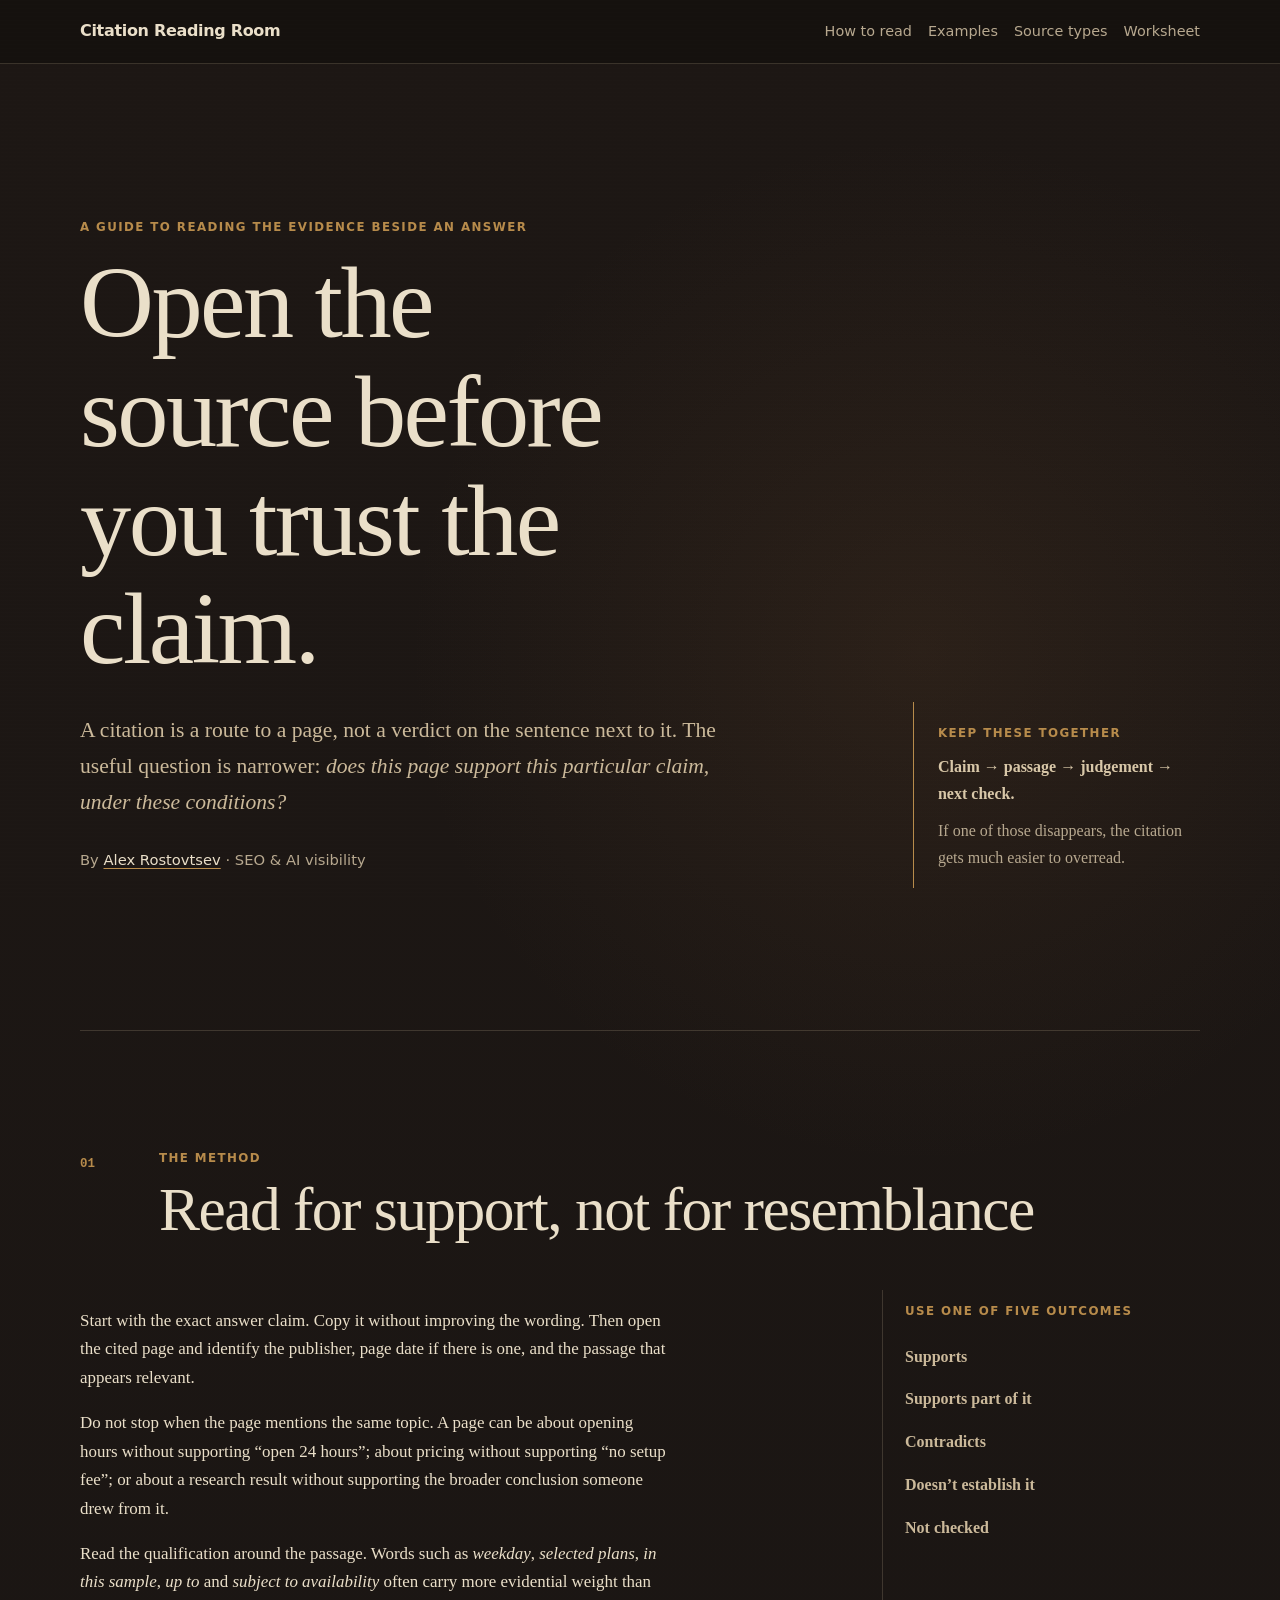
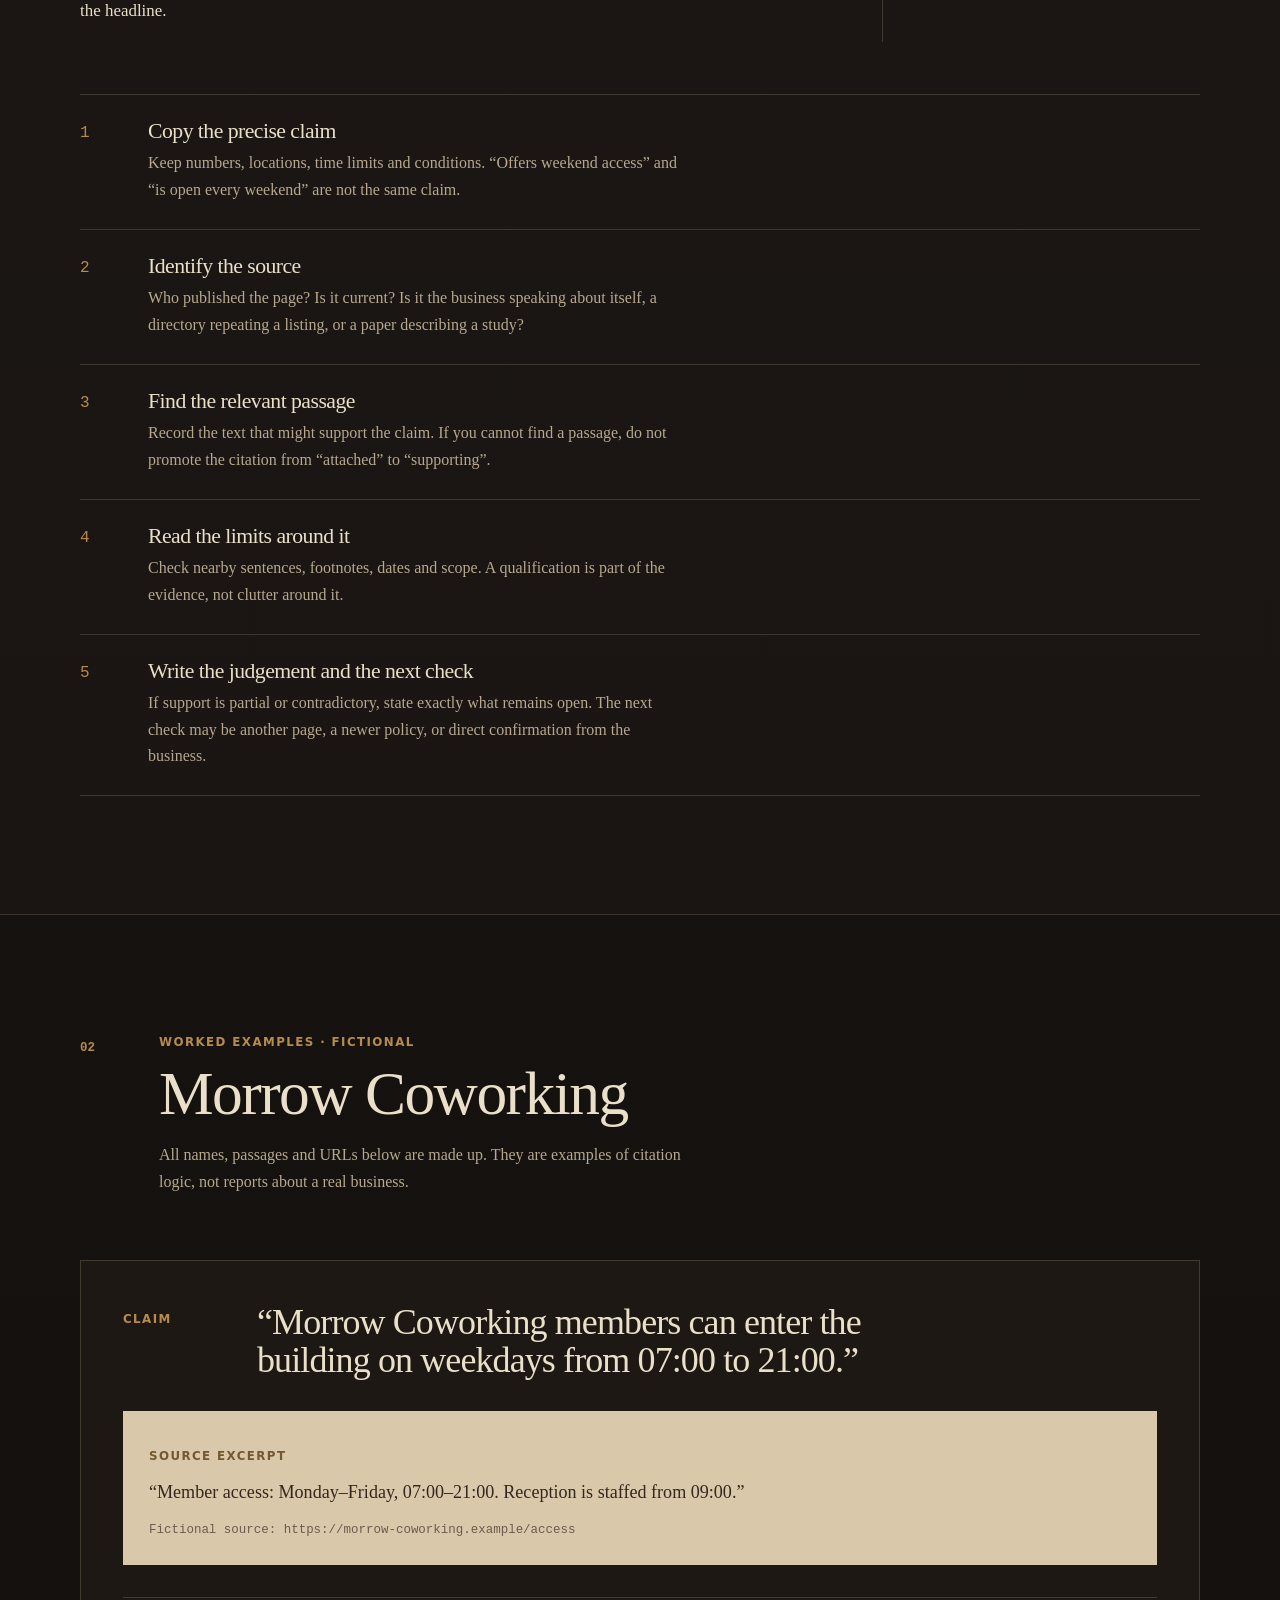
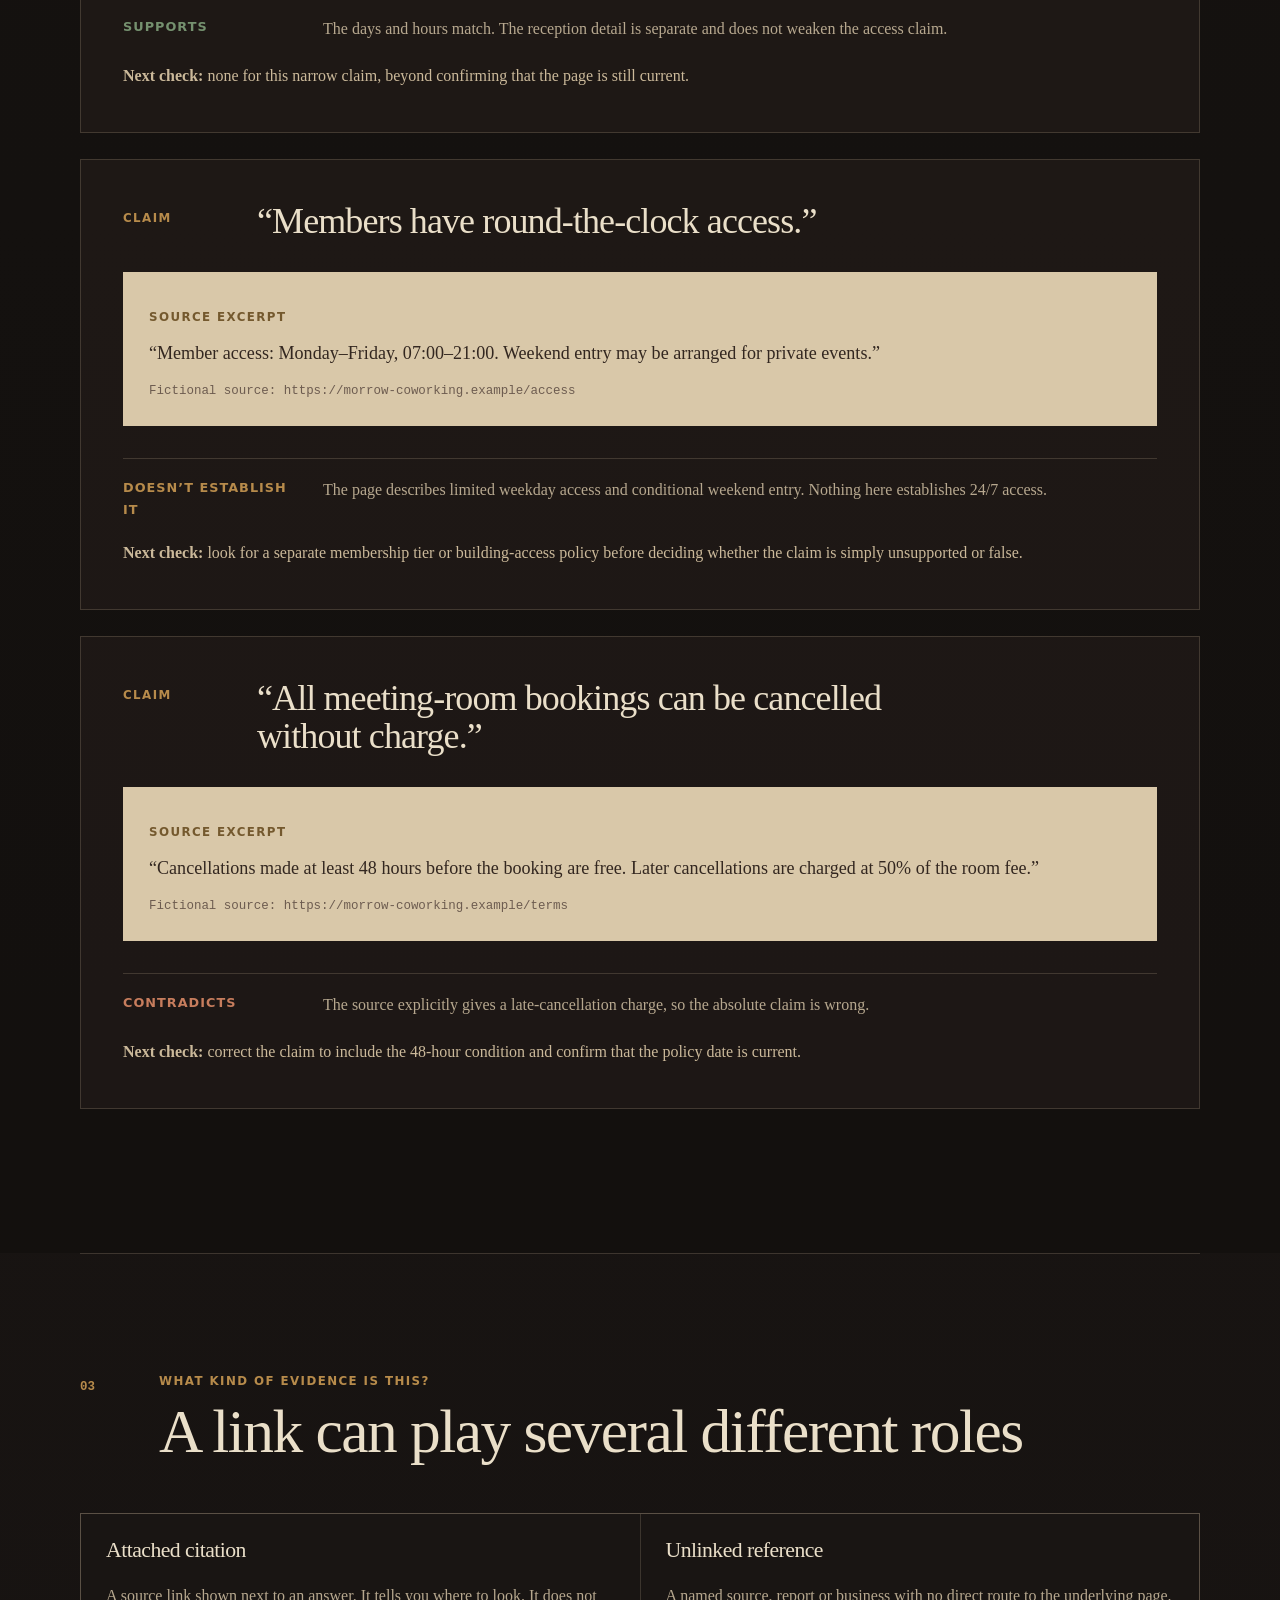
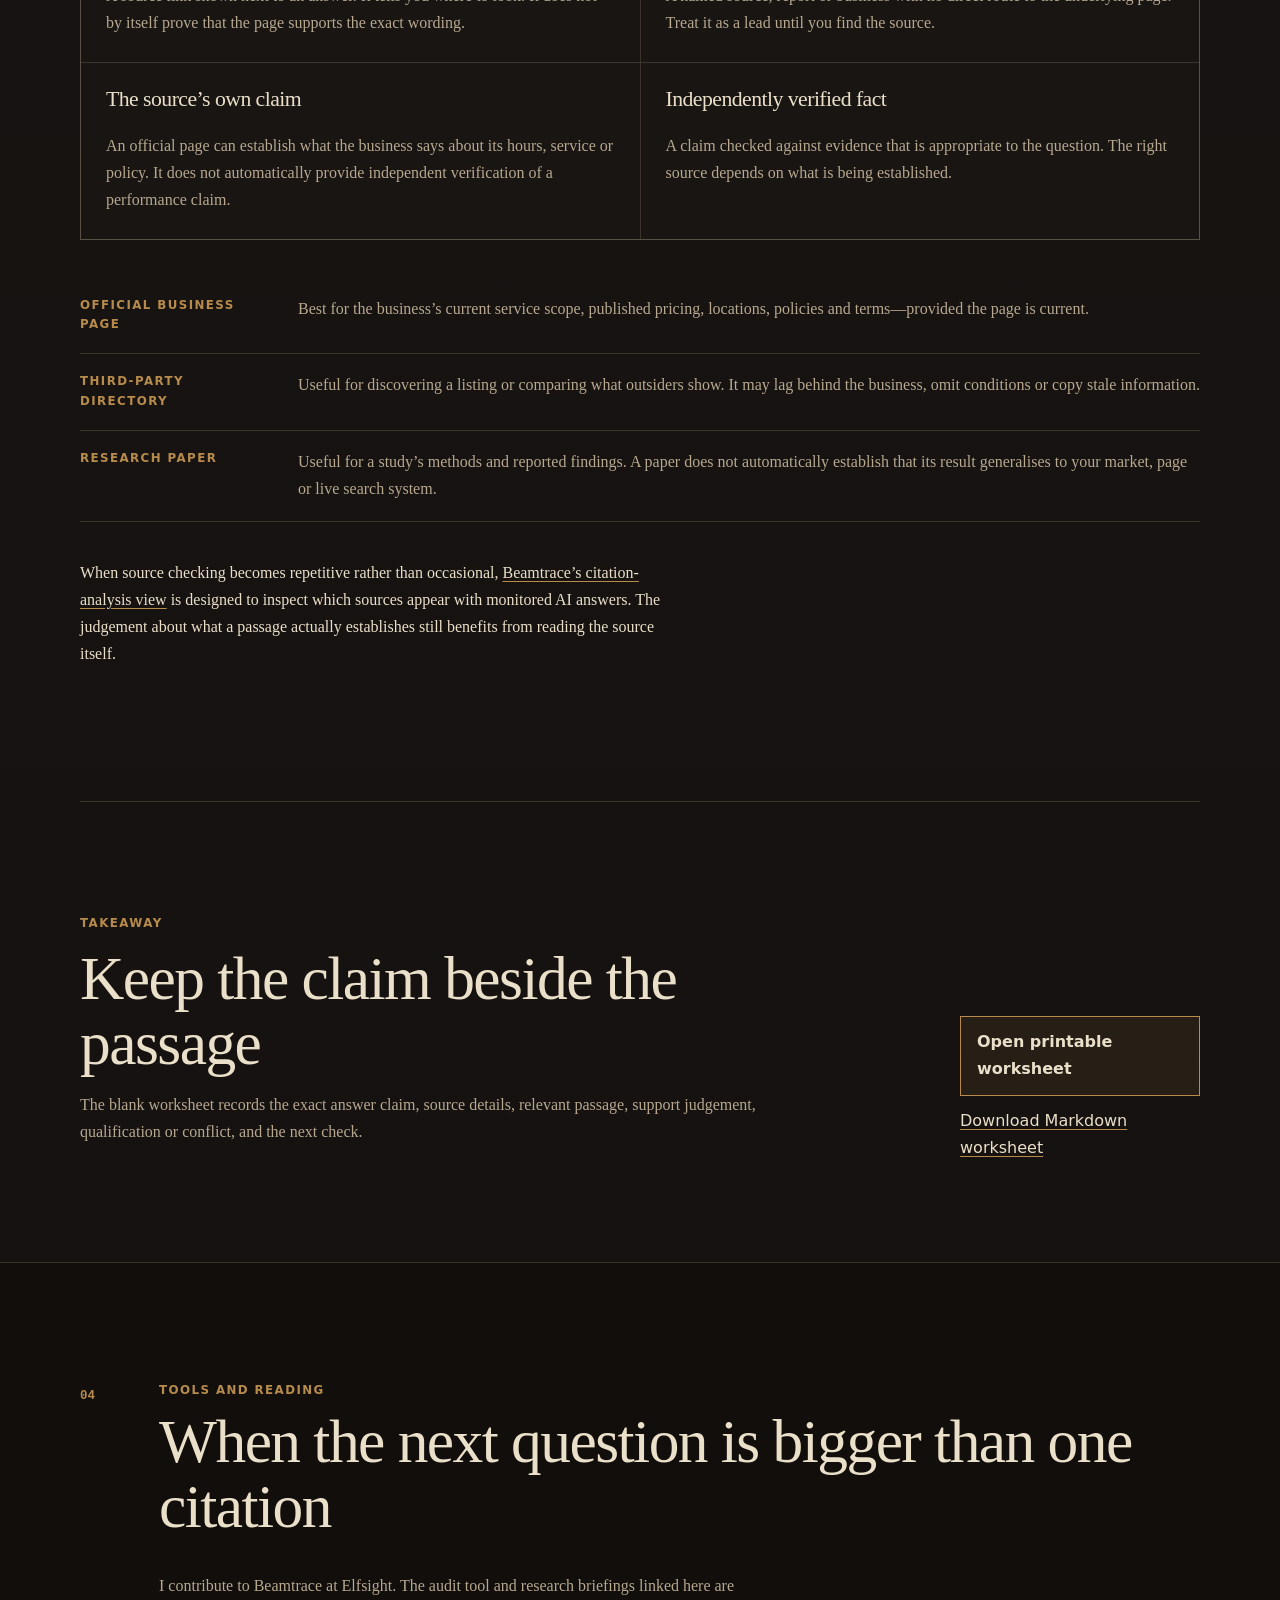
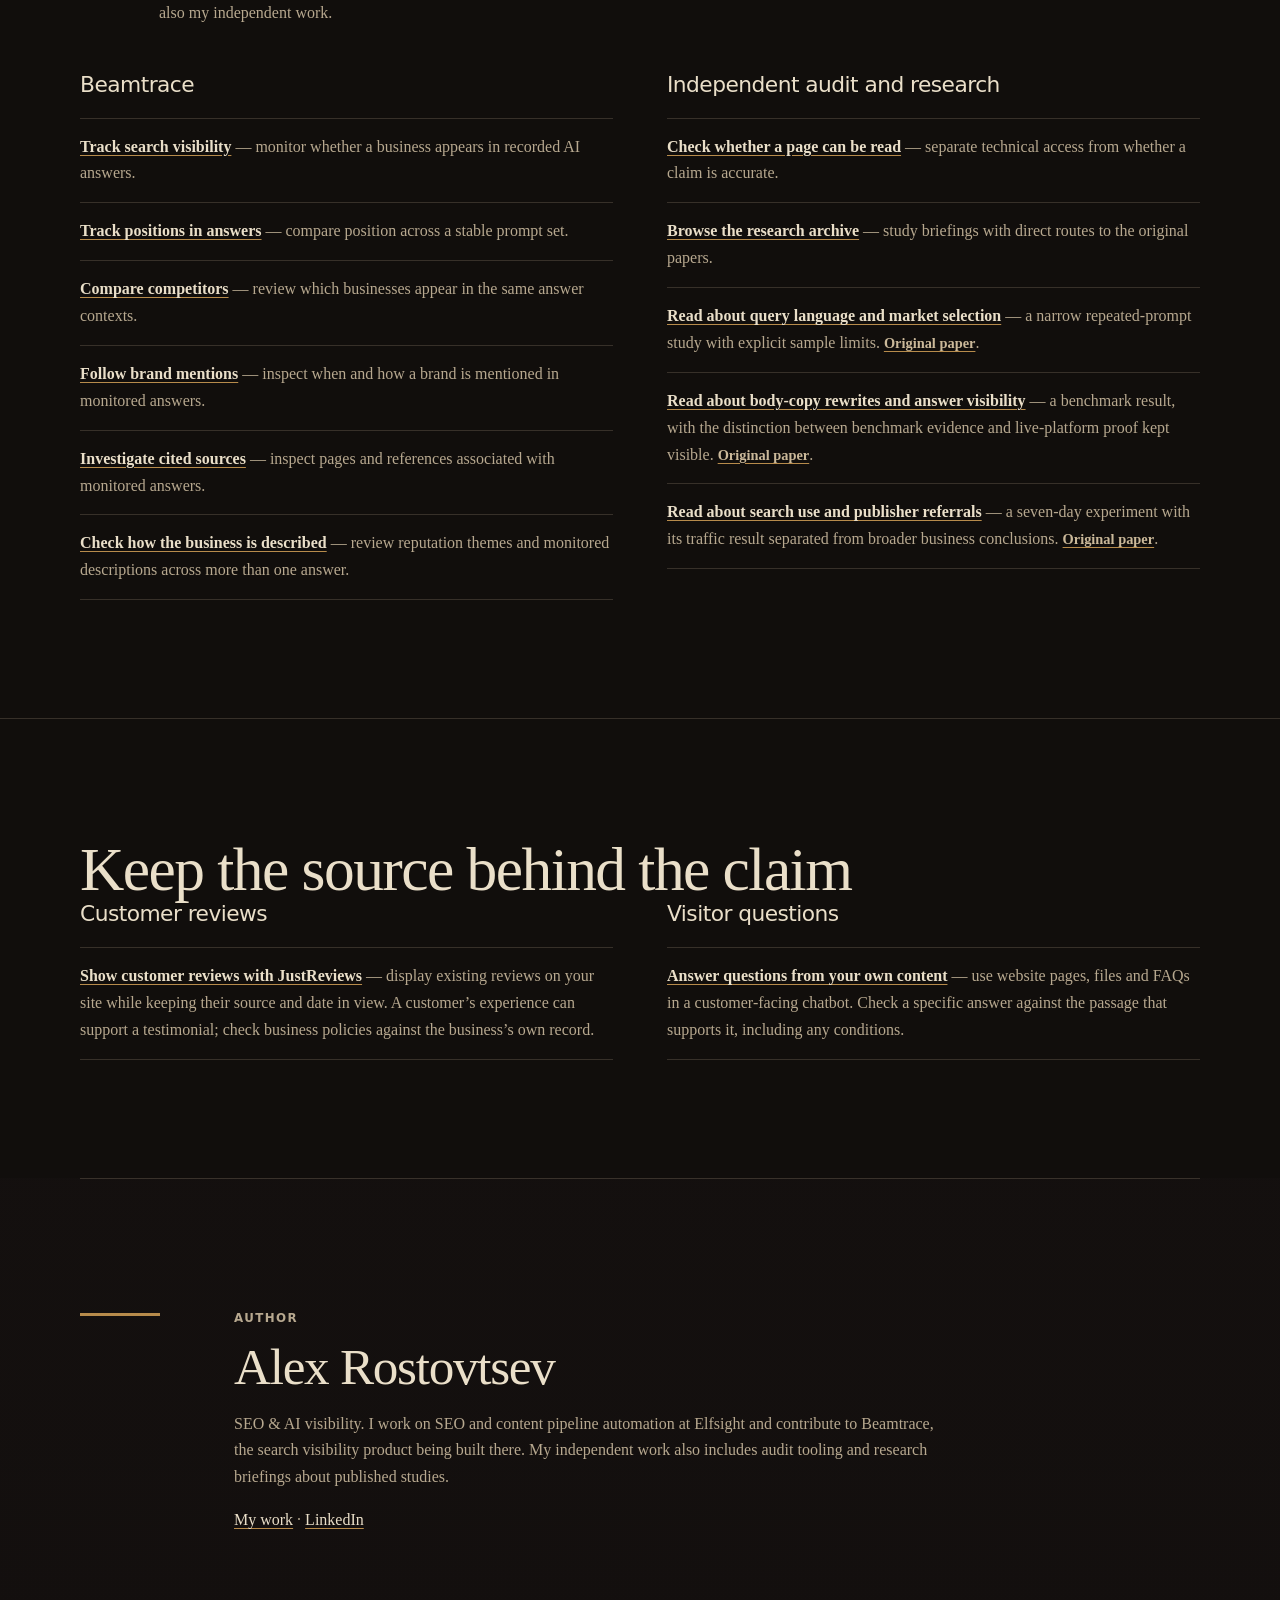
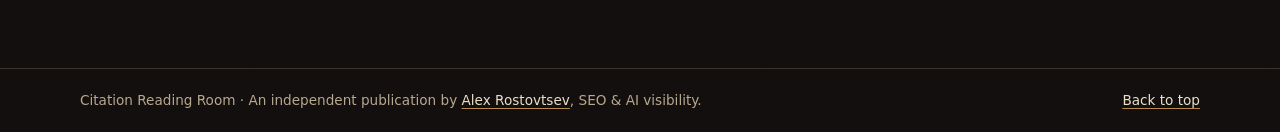
<file: public/index.html>
<!doctype html>
<html lang="en">
<head>
  <meta charset="utf-8">
  <meta name="viewport" content="width=device-width, initial-scale=1">
  <title>Citation Reading Room — Open the source before you trust the claim</title>
  <meta name="description" content="A practical guide to checking whether a cited page actually supports the claim beside it, with annotated examples and a printable source-check worksheet.">
  <meta name="author" content="Alex Rostovtsev">
  <link rel="canonical" href="https://citation-reading-room.onrender.com/">
  <meta property="og:type" content="website">
  <meta property="og:title" content="Citation Reading Room — Open the source before you trust the claim">
  <meta property="og:description" content="A practical guide to checking whether a cited page actually supports the claim beside it, with annotated examples and a printable source-check worksheet.">
  <meta property="og:url" content="https://citation-reading-room.onrender.com/">
  <link rel="icon" href="assets/favicon.svg" type="image/svg+xml">
  <link rel="stylesheet" href="assets/styles.css">
</head>
<body>
  <a class="skip-link" href="#main">Skip to main content</a>
  <header class="masthead">
    <div class="wrap masthead-inner">
      <a class="brand" href="index.html">Citation Reading Room</a>
      <nav aria-label="Primary">
        <a href="#method">How to read</a>
        <a href="#examples">Examples</a>
        <a href="#sources">Source types</a>
        <a href="worksheet.html">Worksheet</a>
      </nav>
    </div>
  </header>

  <main id="main">
    <section class="opening wrap">
      <div class="opening-copy">
        <p class="kicker">A guide to reading the evidence beside an answer</p>
        <h1>Open the source before you trust the claim.</h1>
        <p class="intro">A citation is a route to a page, not a verdict on the sentence next to it. The useful question is narrower: <em>does this page support this particular claim, under these conditions?</em></p>
        <p class="byline">By <a href="https://alexros.tv/">Alex Rostovtsev</a> · SEO &amp; AI visibility</p>
      </div>
      <aside class="reading-note">
        <p class="note-label">Keep these together</p>
        <p><strong>Claim → passage → judgement → next check.</strong></p>
        <p>If one of those disappears, the citation gets much easier to overread.</p>
      </aside>
    </section>

    <section class="section wrap" id="method">
      <header class="section-title">
        <span>01</span>
        <div>
          <p class="kicker">The method</p>
          <h2>Read for support, not for resemblance</h2>
        </div>
      </header>
      <div class="reading-columns">
        <div class="main-copy">
          <p>Start with the exact answer claim. Copy it without improving the wording. Then open the cited page and identify the publisher, page date if there is one, and the passage that appears relevant.</p>
          <p>Do not stop when the page mentions the same topic. A page can be about opening hours without supporting “open 24 hours”; about pricing without supporting “no setup fee”; or about a research result without supporting the broader conclusion someone drew from it.</p>
          <p>Read the qualification around the passage. Words such as <em>weekday</em>, <em>selected plans</em>, <em>in this sample</em>, <em>up to</em> and <em>subject to availability</em> often carry more evidential weight than the headline.</p>
        </div>
        <aside class="margin-list">
          <p class="note-label">Use one of five outcomes</p>
          <ul>
            <li><strong>Supports</strong></li>
            <li><strong>Supports part of it</strong></li>
            <li><strong>Contradicts</strong></li>
            <li><strong>Doesn’t establish it</strong></li>
            <li><strong>Not checked</strong></li>
          </ul>
        </aside>
      </div>

      <ol class="method-list">
        <li><span class="num">1</span><div><h3>Copy the precise claim</h3><p>Keep numbers, locations, time limits and conditions. “Offers weekend access” and “is open every weekend” are not the same claim.</p></div></li>
        <li><span class="num">2</span><div><h3>Identify the source</h3><p>Who published the page? Is it current? Is it the business speaking about itself, a directory repeating a listing, or a paper describing a study?</p></div></li>
        <li><span class="num">3</span><div><h3>Find the relevant passage</h3><p>Record the text that might support the claim. If you cannot find a passage, do not promote the citation from “attached” to “supporting”.</p></div></li>
        <li><span class="num">4</span><div><h3>Read the limits around it</h3><p>Check nearby sentences, footnotes, dates and scope. A qualification is part of the evidence, not clutter around it.</p></div></li>
        <li><span class="num">5</span><div><h3>Write the judgement and the next check</h3><p>If support is partial or contradictory, state exactly what remains open. The next check may be another page, a newer policy, or direct confirmation from the business.</p></div></li>
      </ol>
    </section>

    <section class="section examples-section" id="examples">
      <div class="wrap">
        <header class="section-title">
          <span>02</span>
          <div>
            <p class="kicker">Worked examples · fictional</p>
            <h2>Morrow Coworking</h2>
            <p>All names, passages and URLs below are made up. They are examples of citation logic, not reports about a real business.</p>
          </div>
        </header>

        <article class="evidence-card">
          <div class="claim-block">
            <p class="note-label">Claim</p>
            <h3>“Morrow Coworking members can enter the building on weekdays from 07:00 to 21:00.”</h3>
          </div>
          <div class="passage">
            <p class="note-label">Source excerpt</p>
            <blockquote>“Member access: Monday–Friday, 07:00–21:00. Reception is staffed from 09:00.”</blockquote>
            <p class="source-line">Fictional source: https://morrow-coworking.example/access</p>
          </div>
          <div class="judgement support"><span>Supports</span><p>The days and hours match. The reception detail is separate and does not weaken the access claim.</p></div>
          <p class="next-check"><strong>Next check:</strong> none for this narrow claim, beyond confirming that the page is still current.</p>
        </article>

        <article class="evidence-card">
          <div class="claim-block">
            <p class="note-label">Claim</p>
            <h3>“Members have round-the-clock access.”</h3>
          </div>
          <div class="passage">
            <p class="note-label">Source excerpt</p>
            <blockquote>“Member access: Monday–Friday, 07:00–21:00. Weekend entry may be arranged for private events.”</blockquote>
            <p class="source-line">Fictional source: https://morrow-coworking.example/access</p>
          </div>
          <div class="judgement partial"><span>Doesn’t establish it</span><p>The page describes limited weekday access and conditional weekend entry. Nothing here establishes 24/7 access.</p></div>
          <p class="next-check"><strong>Next check:</strong> look for a separate membership tier or building-access policy before deciding whether the claim is simply unsupported or false.</p>
        </article>

        <article class="evidence-card">
          <div class="claim-block">
            <p class="note-label">Claim</p>
            <h3>“All meeting-room bookings can be cancelled without charge.”</h3>
          </div>
          <div class="passage">
            <p class="note-label">Source excerpt</p>
            <blockquote>“Cancellations made at least 48 hours before the booking are free. Later cancellations are charged at 50% of the room fee.”</blockquote>
            <p class="source-line">Fictional source: https://morrow-coworking.example/terms</p>
          </div>
          <div class="judgement contradict"><span>Contradicts</span><p>The source explicitly gives a late-cancellation charge, so the absolute claim is wrong.</p></div>
          <p class="next-check"><strong>Next check:</strong> correct the claim to include the 48-hour condition and confirm that the policy date is current.</p>
        </article>
      </div>
    </section>

    <section class="section wrap" id="sources">
      <header class="section-title">
        <span>03</span>
        <div>
          <p class="kicker">What kind of evidence is this?</p>
          <h2>A link can play several different roles</h2>
        </div>
      </header>
      <div class="definitions">
        <article><h3>Attached citation</h3><p>A source link shown next to an answer. It tells you where to look. It does not by itself prove that the page supports the exact wording.</p></article>
        <article><h3>Unlinked reference</h3><p>A named source, report or business with no direct route to the underlying page. Treat it as a lead until you find the source.</p></article>
        <article><h3>The source’s own claim</h3><p>An official page can establish what the business says about its hours, service or policy. It does not automatically provide independent verification of a performance claim.</p></article>
        <article><h3>Independently verified fact</h3><p>A claim checked against evidence that is appropriate to the question. The right source depends on what is being established.</p></article>
      </div>

      <div class="source-types">
        <div><p class="source-type">Official business page</p><p>Best for the business’s current service scope, published pricing, locations, policies and terms—provided the page is current.</p></div>
        <div><p class="source-type">Third-party directory</p><p>Useful for discovering a listing or comparing what outsiders show. It may lag behind the business, omit conditions or copy stale information.</p></div>
        <div><p class="source-type">Research paper</p><p>Useful for a study’s methods and reported findings. A paper does not automatically establish that its result generalises to your market, page or live search system.</p></div>
      </div>
      <p class="closing-copy">When source checking becomes repetitive rather than occasional, <a href="https://beamtrace.com/citation-analysis">Beamtrace’s citation-analysis view</a> is designed to inspect which sources appear with monitored AI answers. The judgement about what a passage actually establishes still benefits from reading the source itself.</p>
    </section>

    <section class="worksheet-invite wrap">
      <div>
        <p class="kicker">Takeaway</p>
        <h2>Keep the claim beside the passage</h2>
        <p>The blank worksheet records the exact answer claim, source details, relevant passage, support judgement, qualification or conflict, and the next check.</p>
      </div>
      <div class="worksheet-actions">
        <a class="button" href="worksheet.html">Open printable worksheet</a>
        <a href="resources/worksheet.md" download>Download Markdown worksheet</a>
      </div>
    </section>

    <section class="section resource-room" id="resources">
      <div class="wrap">
        <header class="section-title">
          <span>04</span>
          <div><p class="kicker">Tools and reading</p><h2>When the next question is bigger than one citation</h2></div>
        </header>
        <p class="affiliation">I contribute to Beamtrace at Elfsight. The audit tool and research briefings linked here are also my independent work.</p>

        <div class="resource-columns">
          <div>
            <h3>Beamtrace</h3>
            <ul class="links">
              <li><a href="https://beamtrace.com/search-visibility-tracker">Track search visibility</a><span> — monitor whether a business appears in recorded AI answers.</span></li>
              <li><a href="https://beamtrace.com/search-rank-tracker">Track positions in answers</a><span> — compare position across a stable prompt set.</span></li>
              <li><a href="https://beamtrace.com/competitor-analysis">Compare competitors</a><span> — review which businesses appear in the same answer contexts.</span></li>
              <li><a href="https://beamtrace.com/brand-mention-tracker">Follow brand mentions</a><span> — inspect when and how a brand is mentioned in monitored answers.</span></li>
              <li><a href="https://beamtrace.com/citation-analysis">Investigate cited sources</a><span> — inspect pages and references associated with monitored answers.</span></li>
              <li><a href="https://beamtrace.com/ai-reputation-management">Check how the business is described</a><span> — review reputation themes and monitored descriptions across more than one answer.</span></li>
            </ul>
          </div>
          <div>
            <h3>Independent audit and research</h3>
            <ul class="links">
              <li><a href="https://blursor.ai/ai-readiness-audit">Check whether a page can be read</a><span> — separate technical access from whether a claim is accurate.</span></li>
              <li><a href="https://blursor.ai/research/">Browse the research archive</a><span> — study briefings with direct routes to the original papers.</span></li>
              <li><a href="https://blursor.ai/research/query-language-selects-market-exit-ip">Read about query language and market selection</a><span> — a narrow repeated-prompt study with explicit sample limits. <a class="paper" href="https://arxiv.org/abs/2608.30052">Original paper</a>.</span></li>
              <li><a href="https://blursor.ai/research/body-copy-rewrites-can-cut-ai-answer-visibility">Read about body-copy rewrites and answer visibility</a><span> — a benchmark result, with the distinction between benchmark evidence and live-platform proof kept visible. <a class="paper" href="https://arxiv.org/abs/2602.12187">Original paper</a>.</span></li>
              <li><a href="https://blursor.ai/research/ai-search-mode-reduces-publisher-referrals">Read about search use and publisher referrals</a><span> — a seven-day experiment with its traffic result separated from broader business conclusions. <a class="paper" href="https://arxiv.org/abs/2608.18352">Original paper</a>.</span></li>
            </ul>
          </div>
        </div>
      </div>
    </section>

    <section class="section resource-room" id="website-tools">
      <div class="wrap">
        <h2>Keep the source behind the claim</h2>
        <div class="resource-columns">
          <div><h3>Customer reviews</h3><ul class="links"><li><a href="https://justreviews.io/">Show customer reviews with JustReviews</a><span> — display existing reviews on your site while keeping their source and date in view. A customer’s experience can support a testimonial; check business policies against the business’s own record.</span></li></ul></div>
          <div><h3>Visitor questions</h3><ul class="links"><li><a href="https://elfchatbot.com/">Answer questions from your own content</a><span> — use website pages, files and FAQs in a customer-facing chatbot. Check a specific answer against the passage that supports it, including any conditions.</span></li></ul></div>
        </div>
      </div>
    </section>

    <section class="section author wrap">
      <div class="author-rule"></div>
      <div>
        <p class="kicker">Author</p>
        <h2>Alex Rostovtsev</h2>
        <p>SEO &amp; AI visibility. I work on SEO and content pipeline automation at Elfsight and contribute to Beamtrace, the search visibility product being built there. My independent work also includes audit tooling and research briefings about published studies.</p>
        <p><a href="https://alexros.tv/work">My work</a> · <a href="https://www.linkedin.com/in/alexrostv/">LinkedIn</a></p>
      </div>
    </section>
  </main>

  <footer class="footer">
    <div class="wrap footer-inner">
      <p>Citation Reading Room · An independent publication by <a href="https://alexros.tv/">Alex Rostovtsev</a>, SEO &amp; AI visibility.</p>
      <a href="#main">Back to top</a>
    </div>
  </footer>
</body>
</html>
</file>
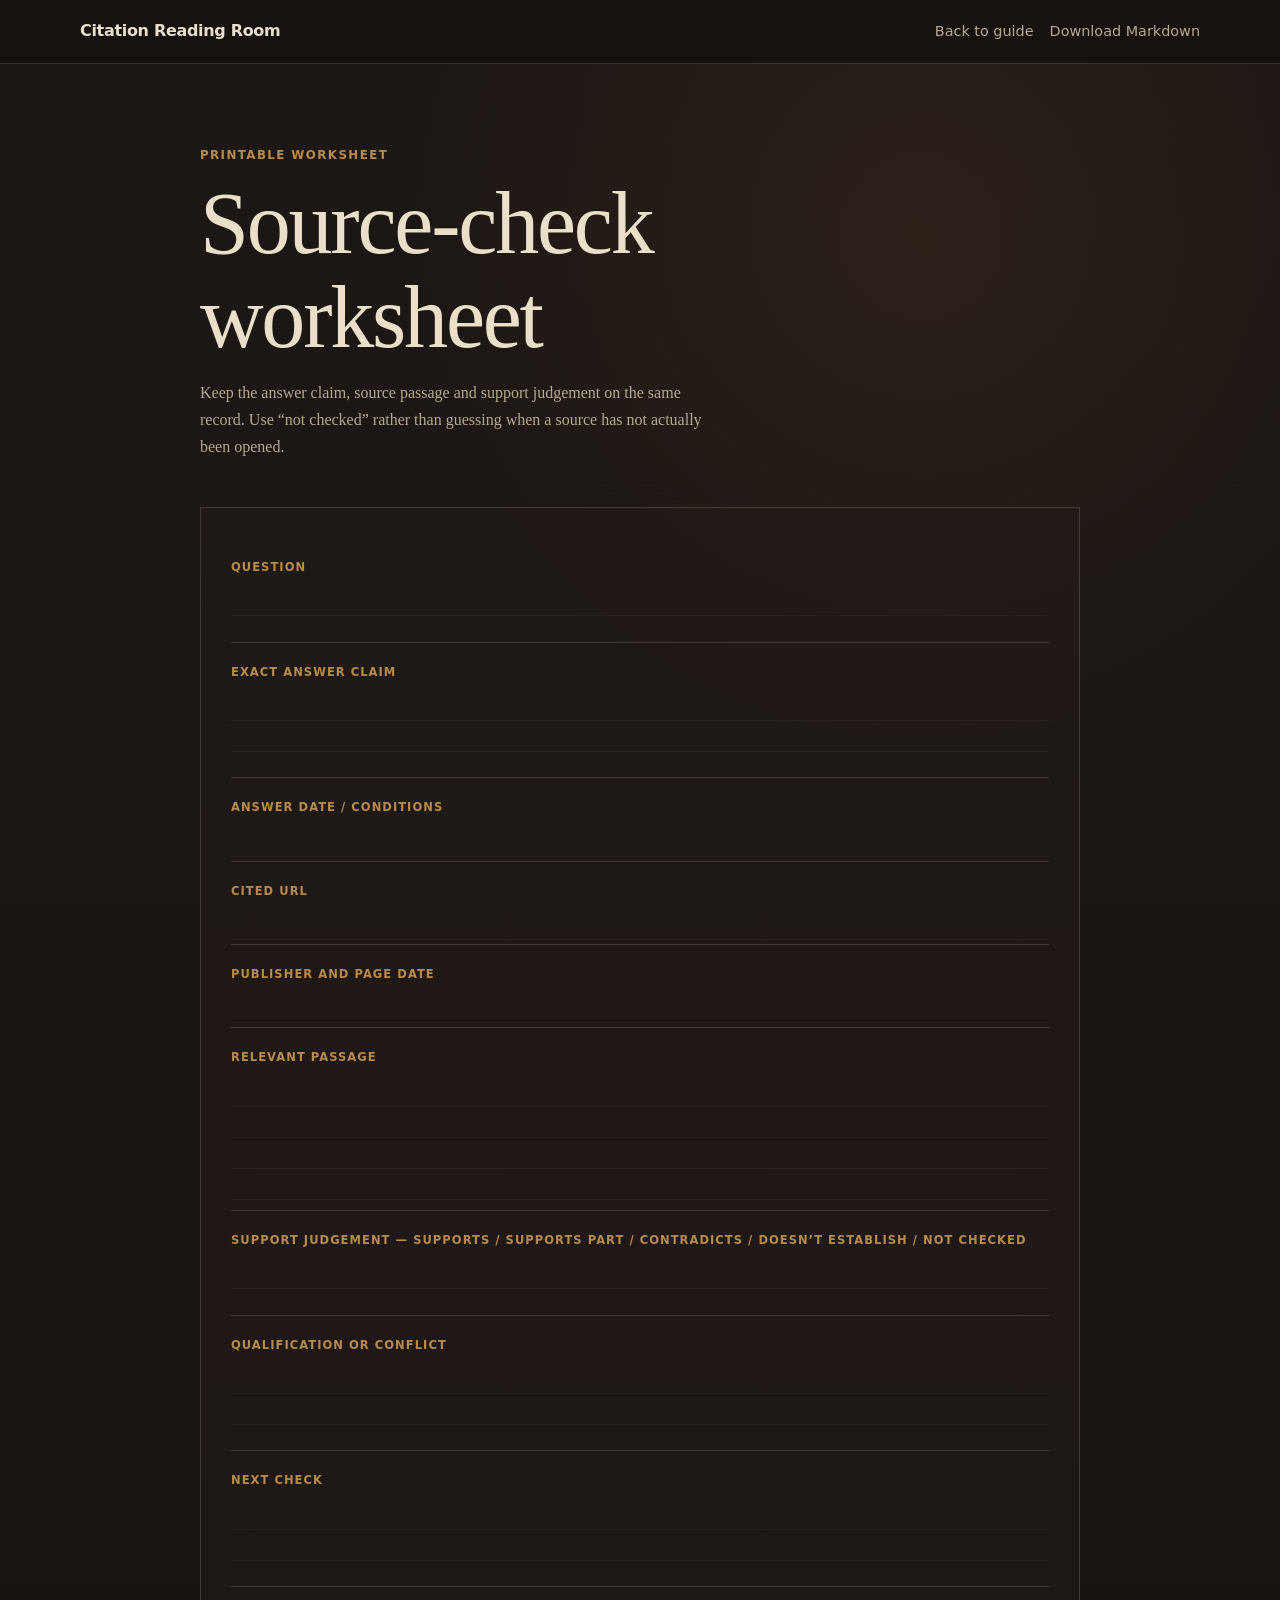
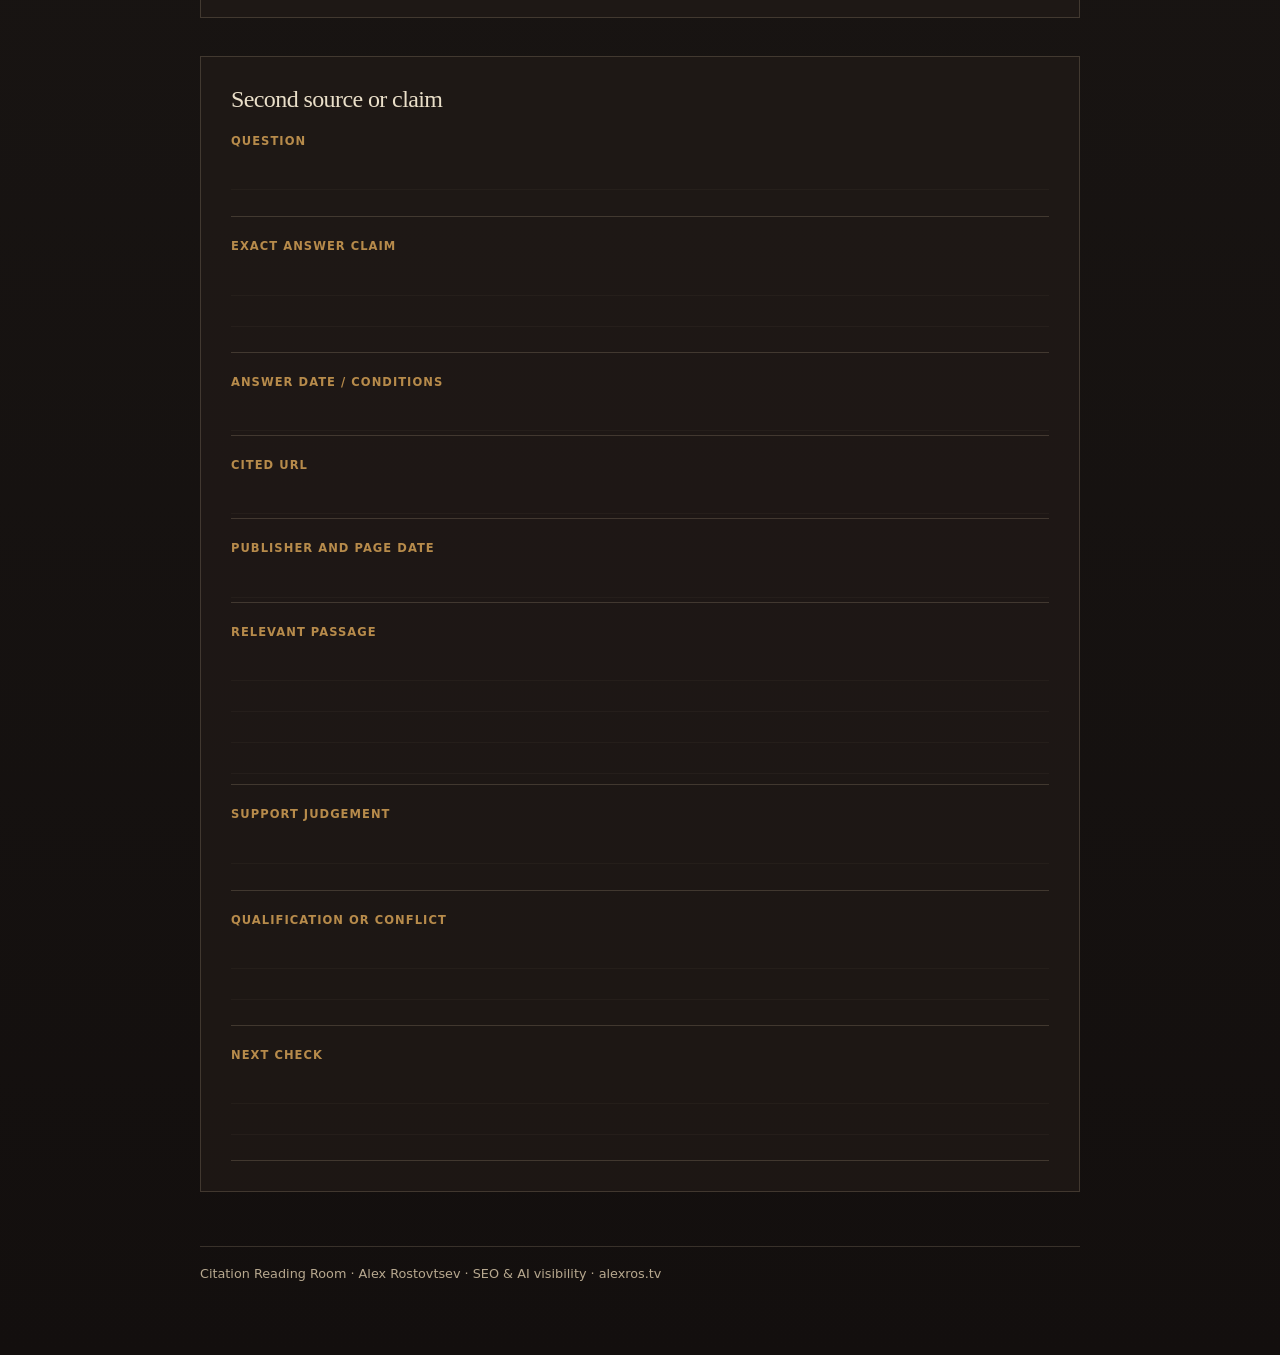
<file: public/worksheet.html>
<!doctype html>
<html lang="en">
<head>
  <meta charset="utf-8">
  <meta name="viewport" content="width=device-width, initial-scale=1">
  <title>Source-check worksheet — Citation Reading Room</title>
  <meta name="description" content="A printable worksheet for checking what a cited source actually establishes about a particular answer claim.">
  <meta name="author" content="Alex Rostovtsev">
  <link rel="canonical" href="https://citation-reading-room.onrender.com/worksheet.html">
  <meta property="og:type" content="website">
  <meta property="og:title" content="Source-check worksheet — Citation Reading Room">
  <meta property="og:description" content="A printable worksheet for checking what a cited source actually establishes about a particular answer claim.">
  <meta property="og:url" content="https://citation-reading-room.onrender.com/worksheet.html">
  <link rel="icon" href="assets/favicon.svg" type="image/svg+xml">
  <link rel="stylesheet" href="assets/styles.css">
</head>
<body class="worksheet-body">
  <a class="skip-link" href="#main">Skip to main content</a>
  <header class="masthead no-print">
    <div class="wrap masthead-inner">
      <a class="brand" href="index.html">Citation Reading Room</a>
      <nav aria-label="Worksheet navigation">
        <a href="index.html">Back to guide</a>
        <a href="resources/worksheet.md" download>Download Markdown</a>
      </nav>
    </div>
  </header>

  <main id="main" class="worksheet wrap">
    <p class="kicker">Printable worksheet</p>
    <h1>Source-check worksheet</h1>
    <p class="worksheet-intro">Keep the answer claim, source passage and support judgement on the same record. Use “not checked” rather than guessing when a source has not actually been opened.</p>

    <section class="worksheet-record">
      <div class="field"><span>Question</span><div class="blank medium"></div></div>
      <div class="field"><span>Exact answer claim</span><div class="blank tall"></div></div>
      <div class="field"><span>Answer date / conditions</span><div class="blank short"></div></div>
      <div class="field"><span>Cited URL</span><div class="blank short"></div></div>
      <div class="field"><span>Publisher and page date</span><div class="blank short"></div></div>
      <div class="field"><span>Relevant passage</span><div class="blank passage-blank"></div></div>
      <div class="field"><span>Support judgement — supports / supports part / contradicts / doesn’t establish / not checked</span><div class="blank medium"></div></div>
      <div class="field"><span>Qualification or conflict</span><div class="blank tall"></div></div>
      <div class="field"><span>Next check</span><div class="blank tall"></div></div>
    </section>

    <section class="worksheet-record second-record">
      <h2>Second source or claim</h2>
      <div class="field"><span>Question</span><div class="blank medium"></div></div>
      <div class="field"><span>Exact answer claim</span><div class="blank tall"></div></div>
      <div class="field"><span>Answer date / conditions</span><div class="blank short"></div></div>
      <div class="field"><span>Cited URL</span><div class="blank short"></div></div>
      <div class="field"><span>Publisher and page date</span><div class="blank short"></div></div>
      <div class="field"><span>Relevant passage</span><div class="blank passage-blank"></div></div>
      <div class="field"><span>Support judgement</span><div class="blank medium"></div></div>
      <div class="field"><span>Qualification or conflict</span><div class="blank tall"></div></div>
      <div class="field"><span>Next check</span><div class="blank tall"></div></div>
    </section>

    <footer class="print-credit">Citation Reading Room · Alex Rostovtsev · SEO &amp; AI visibility · alexros.tv</footer>
  </main>
</body>
</html>
</file>
<file: public/assets/styles.css>
:root {
  --bg: #191513;
  --bg-deep: #120f0e;
  --panel: #211b18;
  --paper: #d8c7a8;
  --paper-soft: #cbb99a;
  --ink: #eadfc9;
  --muted: #b7a88f;
  --rule: rgba(225, 206, 172, .18);
  --ochre: #b78b4b;
  --rust: #9b5b3e;
  --green: #75916f;
  --wrap: 1120px;
}

* { box-sizing: border-box; }
html { scroll-behavior: smooth; }
body {
  margin: 0;
  background:
    radial-gradient(circle at 72% 8%, rgba(122, 83, 50, .16), transparent 32rem),
    linear-gradient(180deg, #1d1714, var(--bg) 42%, #130f0e);
  color: var(--ink);
  font-family: Georgia, "Times New Roman", serif;
  line-height: 1.68;
  overflow-wrap: anywhere;
}
body::after {
  content: "";
  position: fixed;
  inset: 0;
  pointer-events: none;
  opacity: .04;
  background-image: repeating-linear-gradient(0deg, transparent 0 3px, #fff 4px);
  mix-blend-mode: soft-light;
}
a { color: var(--ink); text-decoration-color: var(--ochre); text-underline-offset: .2em; }
a:hover { color: #fff4dc; }
a:focus-visible { outline: 3px solid var(--ochre); outline-offset: 4px; border-radius: 2px; }
.wrap { width: min(calc(100% - 40px), var(--wrap)); margin-inline: auto; }
.skip-link { position: absolute; top: -80px; left: 12px; z-index: 20; padding: 10px 14px; background: var(--paper); color: #16110f; font-family: ui-sans-serif, system-ui, sans-serif; font-weight: 700; }
.skip-link:focus { top: 12px; }

.masthead { border-bottom: 1px solid var(--rule); background: rgba(20, 16, 14, .84); }
.masthead-inner { display: flex; justify-content: space-between; align-items: center; gap: 24px; padding-block: 18px; }
.brand { font-family: ui-sans-serif, system-ui, sans-serif; font-weight: 750; text-decoration: none; letter-spacing: -.02em; }
.masthead nav { display: flex; flex-wrap: wrap; gap: 16px; font-family: ui-sans-serif, system-ui, sans-serif; font-size: .9rem; }
.masthead nav a { color: var(--muted); text-decoration: none; }
.masthead nav a:hover { color: var(--ink); }

.opening { display: grid; grid-template-columns: minmax(0, 1.4fr) minmax(260px, .55fr); gap: clamp(40px, 8vw, 110px); padding-block: clamp(78px, 12vw, 142px); align-items: end; }
.kicker, .note-label, .source-type { font-family: ui-sans-serif, system-ui, sans-serif; text-transform: uppercase; letter-spacing: .12em; font-size: .74rem; font-weight: 800; color: var(--ochre); }
h1, h2, h3 { font-weight: 500; line-height: 1.06; letter-spacing: -.025em; }
h1 { max-width: 12ch; margin: 10px 0 0; font-size: clamp(3.2rem, 8vw, 7rem); }
h2 { margin: 0; font-size: clamp(2.1rem, 4.8vw, 4rem); }
h3 { font-size: 1.36rem; }
.intro { max-width: 60ch; margin-top: 28px; color: var(--paper-soft); font-size: clamp(1.12rem, 2vw, 1.35rem); }
.byline { margin-top: 28px; color: var(--muted); font-family: ui-sans-serif, system-ui, sans-serif; font-size: .92rem; }
.reading-note { padding: 22px 0 6px 24px; border-left: 1px solid var(--ochre); color: var(--muted); }
.reading-note p { margin: 0 0 10px; }
.reading-note strong { color: var(--paper); }

.section { padding-block: clamp(68px, 10vw, 118px); border-top: 1px solid var(--rule); }
.section-title { display: grid; grid-template-columns: 55px minmax(0, 1fr); gap: 24px; align-items: start; margin-bottom: 48px; }
.section-title > span { padding-top: 8px; color: var(--ochre); font: 700 .78rem ui-monospace, SFMono-Regular, Menlo, monospace; }
.section-title .kicker { margin: 0 0 8px; }
.section-title p:last-child { max-width: 66ch; color: var(--muted); }
.reading-columns { display: grid; grid-template-columns: minmax(0, 1.4fr) minmax(240px, .6fr); gap: 60px; }
.main-copy { max-width: 70ch; font-size: 1.06rem; }
.margin-list { padding-left: 22px; border-left: 1px solid var(--rule); }
.margin-list ul { list-style: none; padding: 0; margin: 14px 0 0; }
.margin-list li { padding: 8px 0; color: var(--paper-soft); }

.method-list { list-style: none; margin: 52px 0 0; padding: 0; border-top: 1px solid var(--rule); }
.method-list li { display: grid; grid-template-columns: 50px minmax(0, 1fr); gap: 18px; padding: 25px 0; border-bottom: 1px solid var(--rule); }
.num { color: var(--ochre); font-family: ui-monospace, SFMono-Regular, Menlo, monospace; }
.method-list h3 { margin: 0 0 7px; }
.method-list p { max-width: 68ch; margin: 0; color: var(--muted); }

.examples-section { background: rgba(10, 8, 7, .28); }
.evidence-card { margin: 0 0 26px; padding: clamp(24px, 4vw, 42px); border: 1px solid var(--rule); background: rgba(34, 27, 24, .72); }
.claim-block { display: grid; grid-template-columns: 110px minmax(0, 1fr); gap: 24px; align-items: start; }
.claim-block .note-label { margin-top: 7px; }
.claim-block h3 { max-width: 38ch; margin: 0; font-size: clamp(1.45rem, 3vw, 2.25rem); }
.passage { margin: 32px 0; padding: 24px 26px; background: #d9c8a9; color: #332720; }
.passage .note-label { color: #74592e; }
blockquote { margin: 8px 0 14px; font-size: 1.13rem; line-height: 1.5; }
.source-line { margin: 0; font-family: ui-monospace, SFMono-Regular, Menlo, monospace; font-size: .78rem; color: #6d5c50; overflow-wrap: anywhere; }
.judgement { display: grid; grid-template-columns: 180px minmax(0, 1fr); gap: 20px; padding-top: 18px; border-top: 1px solid var(--rule); }
.judgement span { font-family: ui-sans-serif, system-ui, sans-serif; font-weight: 800; text-transform: uppercase; letter-spacing: .08em; font-size: .8rem; }
.judgement p { margin: 0; color: var(--muted); }
.judgement.support span { color: var(--green); }
.judgement.partial span { color: var(--ochre); }
.judgement.contradict span { color: #c77d5d; }
.next-check { margin: 20px 0 0; color: var(--paper-soft); }

.definitions { display: grid; grid-template-columns: 1fr 1fr; gap: 1px; background: var(--rule); border: 1px solid var(--rule); }
.definitions article { padding: 25px; background: var(--bg); }
.definitions h3 { margin-top: 0; }
.definitions p { margin-bottom: 0; color: var(--muted); }
.source-types { margin: 38px 0; }
.source-types > div { display: grid; grid-template-columns: 190px minmax(0, 1fr); gap: 28px; padding: 18px 0; border-bottom: 1px solid var(--rule); }
.source-type { margin: 0; color: var(--ochre); }
.source-types p:last-child { margin: 0; color: var(--muted); }
.closing-copy { max-width: 76ch; }

.worksheet-invite { display: grid; grid-template-columns: minmax(0, 1fr) 240px; gap: 44px; align-items: end; padding-block: clamp(60px, 9vw, 100px); border-top: 1px solid var(--rule); }
.worksheet-invite > div:first-child { max-width: 700px; }
.worksheet-invite p:not(.kicker) { color: var(--muted); }
.worksheet-actions { display: grid; gap: 12px; justify-items: start; font-family: ui-sans-serif, system-ui, sans-serif; }
.button { display: inline-block; padding: 12px 16px; border: 1px solid var(--ochre); background: rgba(183,139,75,.10); text-decoration: none; font-family: ui-sans-serif, system-ui, sans-serif; font-weight: 750; }

.resource-room { background: #110e0c; }
.affiliation { max-width: 72ch; margin: -14px 0 46px 79px; color: var(--muted); }
.resource-columns { display: grid; grid-template-columns: 1fr 1fr; gap: 54px; }
.resource-columns h3 { margin-top: 0; font-family: ui-sans-serif, system-ui, sans-serif; }
.links { list-style: none; padding: 0; margin: 0; border-top: 1px solid var(--rule); }
.links li { padding: 15px 0; border-bottom: 1px solid var(--rule); color: var(--muted); }
.links a { font-weight: 700; }
.links .paper { white-space: nowrap; color: var(--paper-soft); font-size: .9em; }

.author { display: grid; grid-template-columns: 120px minmax(0, 700px); gap: 34px; }
.author-rule { width: 80px; margin-top: 16px; border-top: 3px solid var(--ochre); }
.author p { color: var(--muted); }
.author h2 { font-size: clamp(2.1rem, 4vw, 3.4rem); }
.footer { border-top: 1px solid var(--rule); color: var(--muted); font-family: ui-sans-serif, system-ui, sans-serif; font-size: .85rem; }
.footer-inner { display: flex; justify-content: space-between; gap: 24px; padding-block: 20px; }
.footer p { margin: 0; max-width: 760px; }

/* Worksheet */
.worksheet { max-width: 880px; padding-block: 70px; }
.worksheet h1 { max-width: 14ch; font-size: clamp(3rem, 7vw, 5.5rem); }
.worksheet-intro { max-width: 66ch; color: var(--muted); }
.worksheet-record { margin-top: 46px; padding: 30px; border: 1px solid var(--rule); background: rgba(34,27,24,.65); break-inside: avoid; }
.worksheet-record h2 { font-size: 1.5rem; }
.field { margin-top: 20px; }
.field > span { display: block; margin-bottom: 8px; color: var(--ochre); font-family: ui-sans-serif, system-ui, sans-serif; font-size: .72rem; font-weight: 800; letter-spacing: .09em; text-transform: uppercase; }
.blank { min-height: 64px; border-bottom: 1px solid var(--rule); background: repeating-linear-gradient(to bottom, transparent 0 30px, rgba(225,206,172,.08) 31px); }
.blank.short { min-height: 36px; }
.blank.medium { min-height: 58px; }
.blank.tall { min-height: 88px; }
.passage-blank { min-height: 135px; }
.second-record { margin-top: 38px; }
.print-credit { margin-top: 54px; padding-top: 16px; border-top: 1px solid var(--rule); color: var(--muted); font-family: ui-sans-serif, system-ui, sans-serif; font-size: .8rem; }
.missing { min-height: 100vh; display: grid; align-content: center; justify-items: start; padding-block: 80px; }
.missing h1 { max-width: 13ch; font-size: clamp(2.8rem, 7vw, 5.8rem); }
.missing p:not(.kicker) { color: var(--muted); }

@media (max-width: 780px) {
  .wrap { width: min(calc(100% - 28px), var(--wrap)); }
  .masthead-inner, .footer-inner { align-items: flex-start; flex-direction: column; }
  .opening, .reading-columns, .resource-columns, .worksheet-invite, .author { grid-template-columns: 1fr; }
  .section-title { grid-template-columns: 38px minmax(0, 1fr); gap: 12px; }
  .claim-block, .judgement, .source-types > div { grid-template-columns: 1fr; gap: 8px; }
  .definitions { grid-template-columns: 1fr; }
  .affiliation { margin-left: 50px; }
  .reading-note { max-width: 520px; }
}

@media (max-width: 390px) {
  body { font-size: .96rem; }
  h1 { font-size: clamp(2.8rem, 15vw, 4.3rem); }
  .masthead nav { font-size: .84rem; gap: 10px 13px; }
  .evidence-card, .worksheet-record { padding: 20px; }
  .passage { padding: 20px; }
  .affiliation { margin-left: 0; }
}

@media (prefers-reduced-motion: reduce) { html { scroll-behavior: auto; } }

@media print {
  @page { margin: 14mm; }
  body, body::after { background: #fff !important; color: #111; }
  body { font-size: 11pt; line-height: 1.4; }
  body::after, .no-print, .skip-link { display: none !important; }
  .worksheet { width: 100%; max-width: none; padding: 0; }
  .worksheet h1 { max-width: none; margin: 0 0 10pt; font-size: 24pt; }
  .worksheet-intro { color: #333; }
  .worksheet-record { margin-top: 16pt; padding: 12pt; background: #fff; border-color: #999; page-break-inside: avoid; }
  .second-record { break-before: page; }
  .worksheet-record h2 { margin: 0 0 12pt; font-size: 15pt; }
  .field { margin-top: 9pt; break-inside: avoid; }
  .field:first-child { margin-top: 0; }
  .field > span { margin-bottom: 4pt; color: #5a4327; font-size: 8pt; }
  .kicker { color: #444; }
  .blank { border-color: #999; background: none; }
  .blank.short { min-height: 18pt; }
  .blank.medium { min-height: 28pt; }
  .blank.tall { min-height: 44pt; }
  .passage-blank { min-height: 64pt; }
  .print-credit { margin-top: 20pt; color: #444; border-color: #aaa; }
  a { color: #111; text-decoration: none; }
}
</file>
